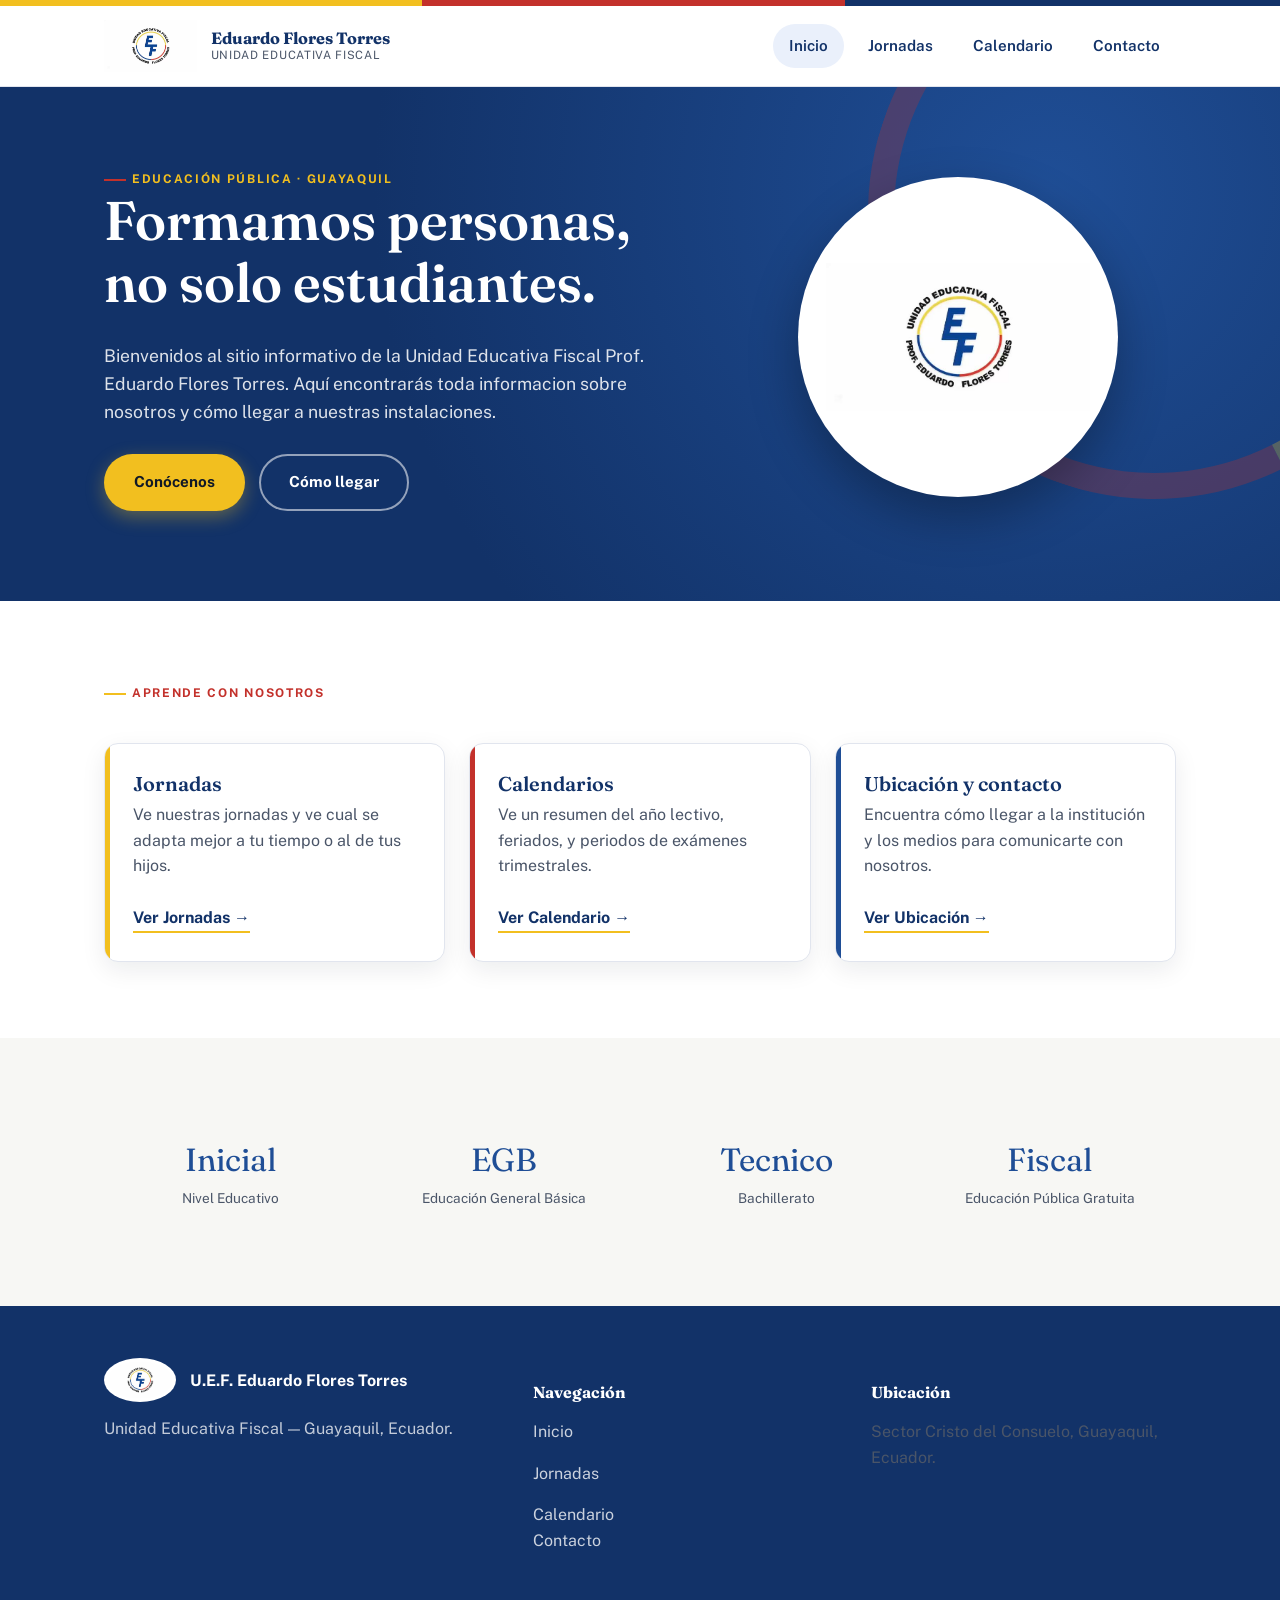
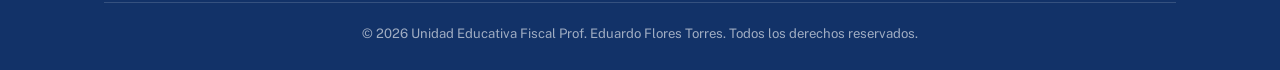
<file: index.html>
<!DOCTYPE html>
<html lang="es">
<head>
<meta charset="UTF-8">
<meta name="viewport" content="width=device-width, initial-scale=1.0">
<title>Unidad Educativa Fiscal Prof. Eduardo Flores Torres</title>
<meta name="description" content="Sitio informativo oficial de la Unidad Educativa Fiscal Prof. Eduardo Flores Torres — Guayaquil, Ecuador.">
<link rel="icon" href="img/logo.png">
<link rel="stylesheet" href="css/estilos.css">
</head>
<body>
<div class="franja"></div>

<header class="encabezado">
  <nav class="nav">
    <a href="index.html" class="marca">
      <img src="img/logo.png" alt="Escudo de la Unidad Educativa Fiscal Prof. Eduardo Flores Torres">
      <span class="texto-marca">
        <strong>Eduardo Flores Torres</strong>
        <span>Unidad Educativa Fiscal</span>
      </span>
    </a>
    <button class="boton-menu" aria-label="Abrir menú" aria-expanded="false"></button>
    <div class="nav-enlaces">
      <a href="index.html" aria-current="page">Inicio</a>
      <a href="nosotros.html">Jornadas</a>
      <a href="calendario.html">Calendario</a>
      <a href="contacto.html">Contacto</a>
    </div>
  </nav>
</header>
<main>
  <section class="heroe">
    <div class="contenedor heroe-grid">
      <div>
        <span class="eyebrow">Educación pública · Guayaquil</span>
        <h1>Formamos personas, no solo estudiantes.</h1>
        <p class="lede">Bienvenidos al sitio informativo de la Unidad Educativa Fiscal Prof. Eduardo Flores Torres. Aquí encontrarás toda informacion sobre nosotros y cómo llegar a nuestras instalaciones.</p>
        <div class="heroe-acciones">
          <a href="nosotros.html" class="boton boton-primario">Conócenos</a>
          <a href="contacto.html" class="boton boton-secundario">Cómo llegar</a>
        </div>
      </div>
      <div>
        <div class="sello-marco">
          <img src="img/logo.png" alt="">
        </div>
      </div>
    </div>
  </section>

<section class="seccion">  
  <div class="contenedor">
      <div class="seccion-cabecera">
        <span class="eyebrow">aprende con nosotros </span>
        <h2> </h2>
      </div>
      <div class="rejilla-accesos">
        <article class="tarjeta-acceso">
          <h3>Jornadas</h3>
          <p>Ve nuestras jornadas y ve cual se adapta mejor a tu tiempo o al de tus hijos.</p>
          <a class="enlace-tarjeta" href="nosotros.html#historia">Ver Jornadas →</a>
        </article>
        <article class="tarjeta-acceso">
          <h3>Calendarios</h3>
          <p>Ve un resumen del año lectivo, feriados, y periodos de exámenes trimestrales.</p>
          <a class="enlace-tarjeta" href="calendario.html">Ver Calendario →</a>
        </article>
        <article class="tarjeta-acceso">
          <h3>Ubicación y contacto</h3>
          <p>Encuentra cómo llegar a la institución y los medios para comunicarte con nosotros.</p>
          <a class="enlace-tarjeta" href="contacto.html">Ver Ubicación →</a>
        </article>
      </div>
    </div>
  </section>

  <section class="seccion seccion-alt">
    <div class="contenedor">
      <div class="valores">
        <div class="valor">
          <span class="num">Inicial</span>
          <span class="etiqueta">Nivel Educativo</span>
        </div>
        <div class="valor">
          <span class="num">EGB</span>
          <span class="etiqueta">Educación General Básica</span>
        </div>
        <div class="valor">
          <span class="num">Tecnico</span>
          <span class="etiqueta">Bachillerato</span>
        </div>
        <div class="valor">
          <span class="num">Fiscal</span>
          <span class="etiqueta">Educación Pública Gratuita</span>
        </div>
      </div>
    </div>
  </section>
</main>

<footer class="pie">
  <div class="contenedor">
    <div class="pie-grid">
      <div>
        <div class="pie-marca">
          <img src="img/logo.png" alt="">
          <strong style="color:#fff;">U.E.F. Eduardo Flores Torres</strong>
        </div>
        <p style="color:rgba(255,255,255,0.75); max-width:36ch;">Unidad Educativa Fiscal — Guayaquil, Ecuador.</p>
      </div>
      <div>
        <h4>Navegación</h4>
        <p><a href="index.html">Inicio</a></p>
        <p><a href="nosotros.html">Jornadas</a></p>
        <a href="calendario.html">Calendario</a>
        <p><a href="contacto.html">Contacto</a></p>
      </div>
      <div>
        <h4>Ubicación</h4>
        <p>Sector Cristo del Consuelo, Guayaquil, Ecuador.</p>
      </div>
    </div>
    <div class="pie-base">© <span id="anio"></span> Unidad Educativa Fiscal Prof. Eduardo Flores Torres. Todos los derechos reservados.</div>
  </div>
</footer>

<script>document.getElementById('anio').textContent = new Date().getFullYear();</script>
<script src="js/principal.js"></script>
</body>
</html>
</file>
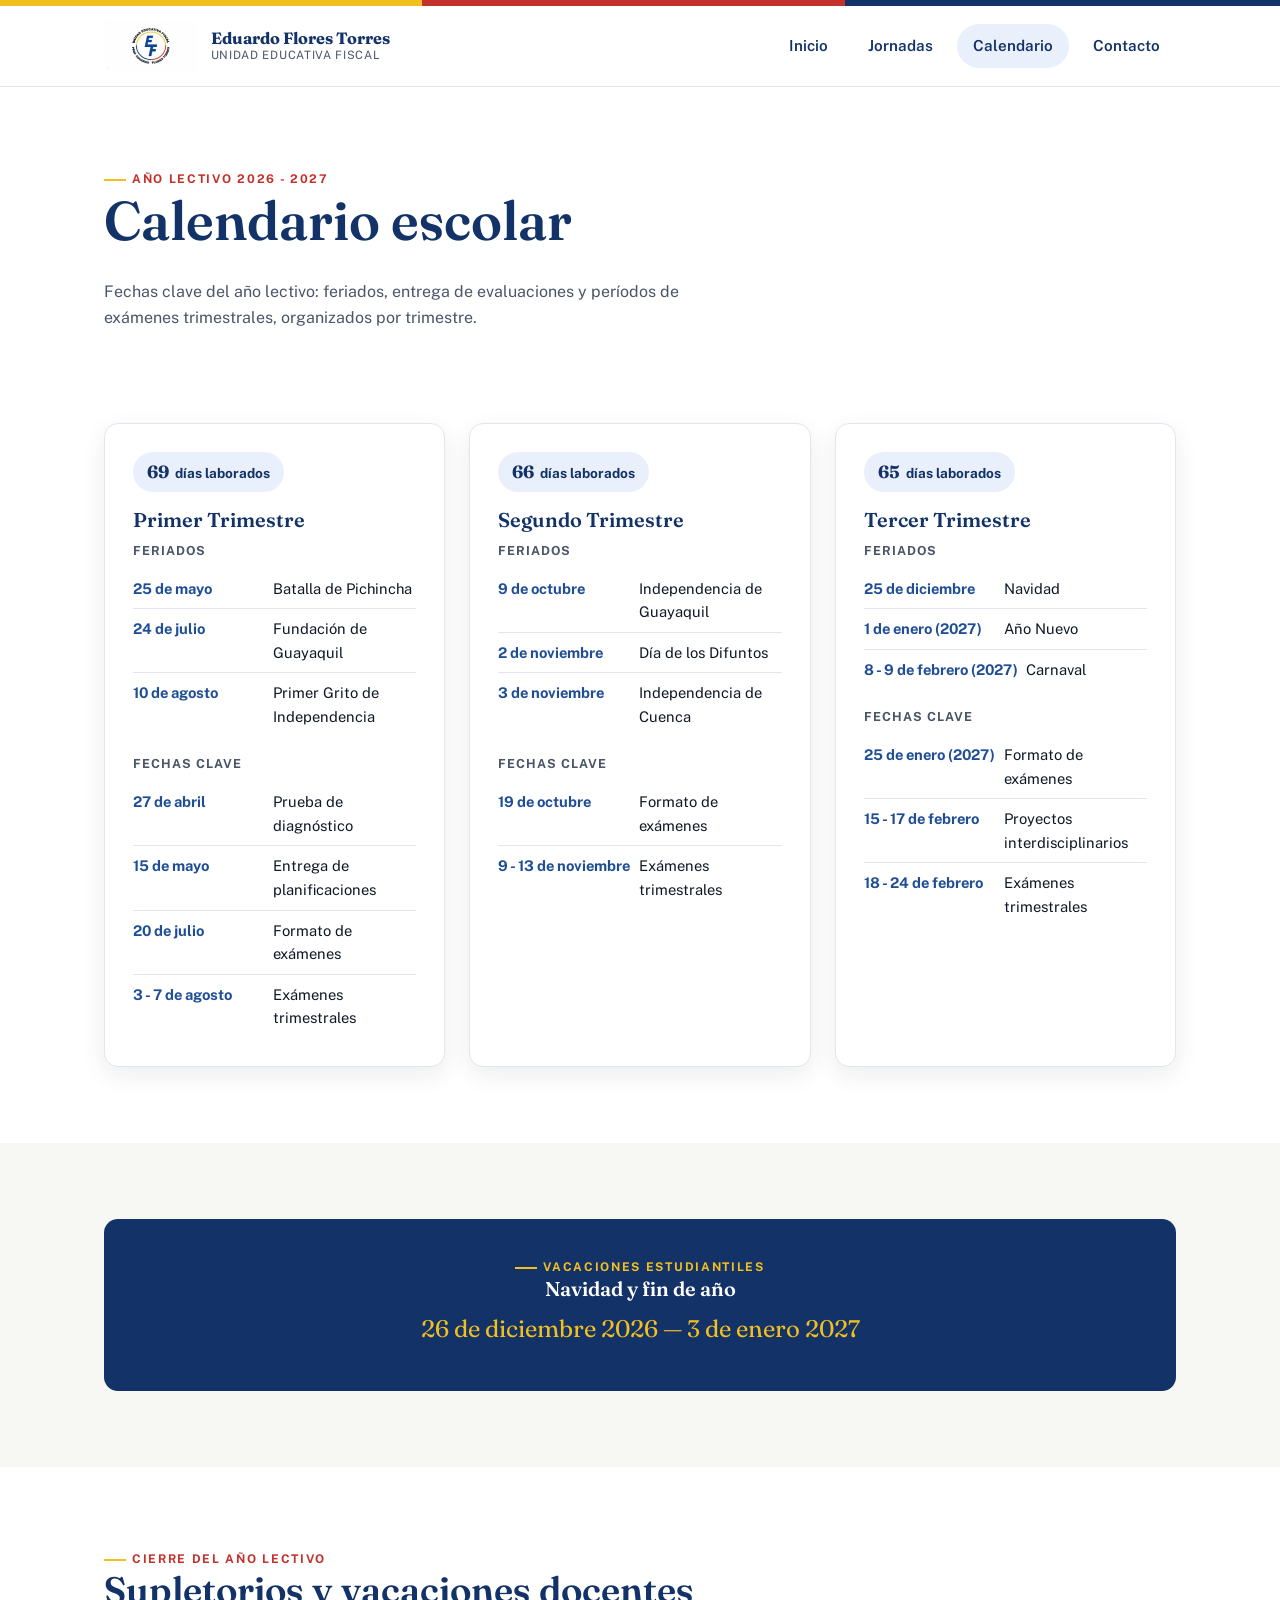
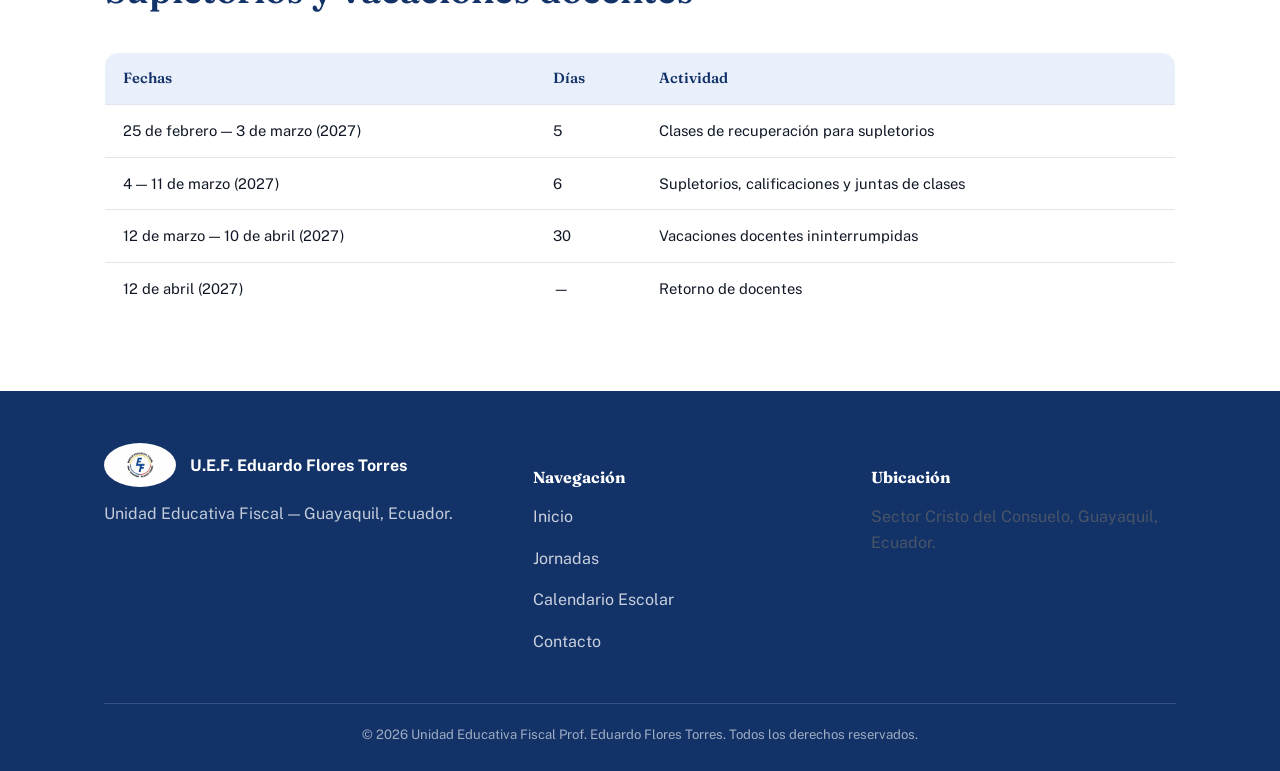
<file: calendario.html>
<!DOCTYPE html>
<html lang="es">
<head>
<meta charset="UTF-8">
<meta name="viewport" content="width=device-width, initial-scale=1.0">
<title>Calendario Escolar 2026-2027 — Unidad Educativa Fiscal Prof. Eduardo Flores Torres</title>
<meta name="description" content="Calendario escolar 2026-2027: feriados, vacaciones y fechas clave de exámenes de la Unidad Educativa Fiscal Prof. Eduardo Flores Torres.">
<link rel="icon" href="img/logo.png">
<link rel="stylesheet" href="css/estilos.css">
</head>
<body>
<div class="franja"></div>

<header class="encabezado">
  <nav class="nav">
    <a href="index.html" class="marca">
      <img src="img/logo.png" alt="Escudo de la Unidad Educativa Fiscal Prof. Eduardo Flores Torres">
      <span class="texto-marca">
        <strong>Eduardo Flores Torres</strong>
        <span>Unidad Educativa Fiscal</span>
      </span>
    </a>
    <button class="boton-menu" aria-label="Abrir menú" aria-expanded="false"></button>
    <div class="nav-enlaces">
      <a href="index.html">Inicio</a>
      <a href="nosotros.html">Jornadas</a>
      <a href="calendario.html" aria-current="page">Calendario</a>
      <a href="contacto.html">Contacto</a>
    </div>
  </nav>
</header>

<main>
  <section class="seccion" style="padding-bottom:0;">
    <div class="contenedor">
      <span class="eyebrow">Año lectivo 2026 - 2027</span>
      <h1>Calendario escolar</h1>
      <p style="max-width:60ch;">Fechas clave del año lectivo: feriados, entrega de evaluaciones y períodos de exámenes trimestrales, organizados por trimestre.</p>
    </div>
  </section>

  <section class="seccion">
    <div class="contenedor">
      <div class="rejilla-trimestres">
        <article class="tarjeta-trimestre">
          <span class="dias-laborados"><strong>69</strong> días laborados</span>
          <h3>Primer Trimestre</h3>
          <h4>Feriados</h4>
          <ul class="lista-fechas">
            <li><span class="fecha">25 de mayo</span> Batalla de Pichincha</li>
            <li><span class="fecha">24 de julio</span> Fundación de Guayaquil</li>
            <li><span class="fecha">10 de agosto</span> Primer Grito de Independencia</li>
          </ul>
          <h4>Fechas clave</h4>
          <ul class="lista-fechas">
            <li><span class="fecha">27 de abril</span> Prueba de diagnóstico</li>
            <li><span class="fecha">15 de mayo</span> Entrega de planificaciones</li>
            <li><span class="fecha">20 de julio</span> Formato de exámenes</li>
            <li><span class="fecha">3 - 7 de agosto</span> Exámenes trimestrales</li>
          </ul>
        </article>

        <article class="tarjeta-trimestre">
          <span class="dias-laborados"><strong>66</strong> días laborados</span>
          <h3>Segundo Trimestre</h3>
          <h4>Feriados</h4>
          <ul class="lista-fechas">
            <li><span class="fecha">9 de octubre</span> Independencia de Guayaquil</li>
            <li><span class="fecha">2 de noviembre</span> Día de los Difuntos</li>
            <li><span class="fecha">3 de noviembre</span> Independencia de Cuenca</li>
          </ul>
          <h4>Fechas clave</h4>
          <ul class="lista-fechas">
            <li><span class="fecha">19 de octubre</span> Formato de exámenes</li>
            <li><span class="fecha">9 - 13 de noviembre</span> Exámenes trimestrales</li>
          </ul>
        </article>

        <article class="tarjeta-trimestre">
          <span class="dias-laborados"><strong>65</strong> días laborados</span>
          <h3>Tercer Trimestre</h3>
          <h4>Feriados</h4>
          <ul class="lista-fechas">
            <li><span class="fecha">25 de diciembre</span> Navidad</li>
            <li><span class="fecha">1 de enero (2027)</span> Año Nuevo</li>
            <li><span class="fecha">8 - 9 de febrero (2027)</span> Carnaval</li>
          </ul>
          <h4>Fechas clave</h4>
          <ul class="lista-fechas">
            <li><span class="fecha">25 de enero (2027)</span> Formato de exámenes</li>
            <li><span class="fecha">15 - 17 de febrero</span> Proyectos interdisciplinarios</li>
            <li><span class="fecha">18 - 24 de febrero</span> Exámenes trimestrales</li>
          </ul>
        </article>
      </div>
    </div>
  </section>

  <section class="seccion seccion-alt">
    <div class="contenedor">
<div class="tarjeta-vacaciones">
  <span class="eyebrow" style="color:var(--amarillo);">Vacaciones estudiantiles</span>
  <h3>Navidad y fin de año</h3>
  <span class="rango">26 de diciembre 2026 — 3 de enero 2027</span>
</div>
    </section>

  <section class="seccion">
    <div class="contenedor">
      <div class="seccion-cabecera">
        <span class="eyebrow">Cierre del año lectivo</span>
        <h2>Supletorios y vacaciones docentes</h2>
      </div>
      <table class="tabla-supletorios">
        <thead>
          <tr>
            <th>Fechas</th>
            <th>Días</th>
            <th>Actividad</th>
          </tr>
        </thead>
        <tbody>
          <tr>
            <td>25 de febrero — 3 de marzo (2027)</td>
            <td>5</td>
            <td>Clases de recuperación para supletorios</td>
          </tr>
          <tr>
            <td>4 — 11 de marzo (2027)</td>
            <td>6</td>
            <td>Supletorios, calificaciones y juntas de clases</td>
          </tr>
          <tr>
            <td>12 de marzo — 10 de abril (2027)</td>
            <td>30</td>
            <td>Vacaciones docentes ininterrumpidas</td>
          </tr>
          <tr>
            <td>12 de abril (2027)</td>
            <td>—</td>
            <td>Retorno de docentes</td>
          </tr>
        </tbody>
      </table>
    </div>
  </section>
</main>

<footer class="pie">
  <div class="contenedor">
    <div class="pie-grid">
      <div>
        <div class="pie-marca">
          <img src="img/logo.png" alt="">
          <strong style="color:#fff;">U.E.F. Eduardo Flores Torres</strong>
        </div>
        <p style="color:rgba(255,255,255,0.75); max-width:36ch;">Unidad Educativa Fiscal — Guayaquil, Ecuador.</p>
      </div>
      <div>
        <h4>Navegación</h4>
        <p><a href="index.html">Inicio</a></p>
        <p><a href="nosotros.html">Jornadas</a></p>
        <p><a href="calendario.html">Calendario Escolar</a></p>
        <p><a href="contacto.html">Contacto</a></p>
      </div>
      <div>
        <h4>Ubicación</h4>
        <p>Sector Cristo del Consuelo, Guayaquil, Ecuador.</p>
      </div>
    </div>
    <div class="pie-base">© <span id="anio"></span> Unidad Educativa Fiscal Prof. Eduardo Flores Torres. Todos los derechos reservados.</div>
  </div>
</footer>

<script>document.getElementById('anio').textContent = new Date().getFullYear();</script>
<script src="js/principal.js"></script>
</body>
</html>
</file>
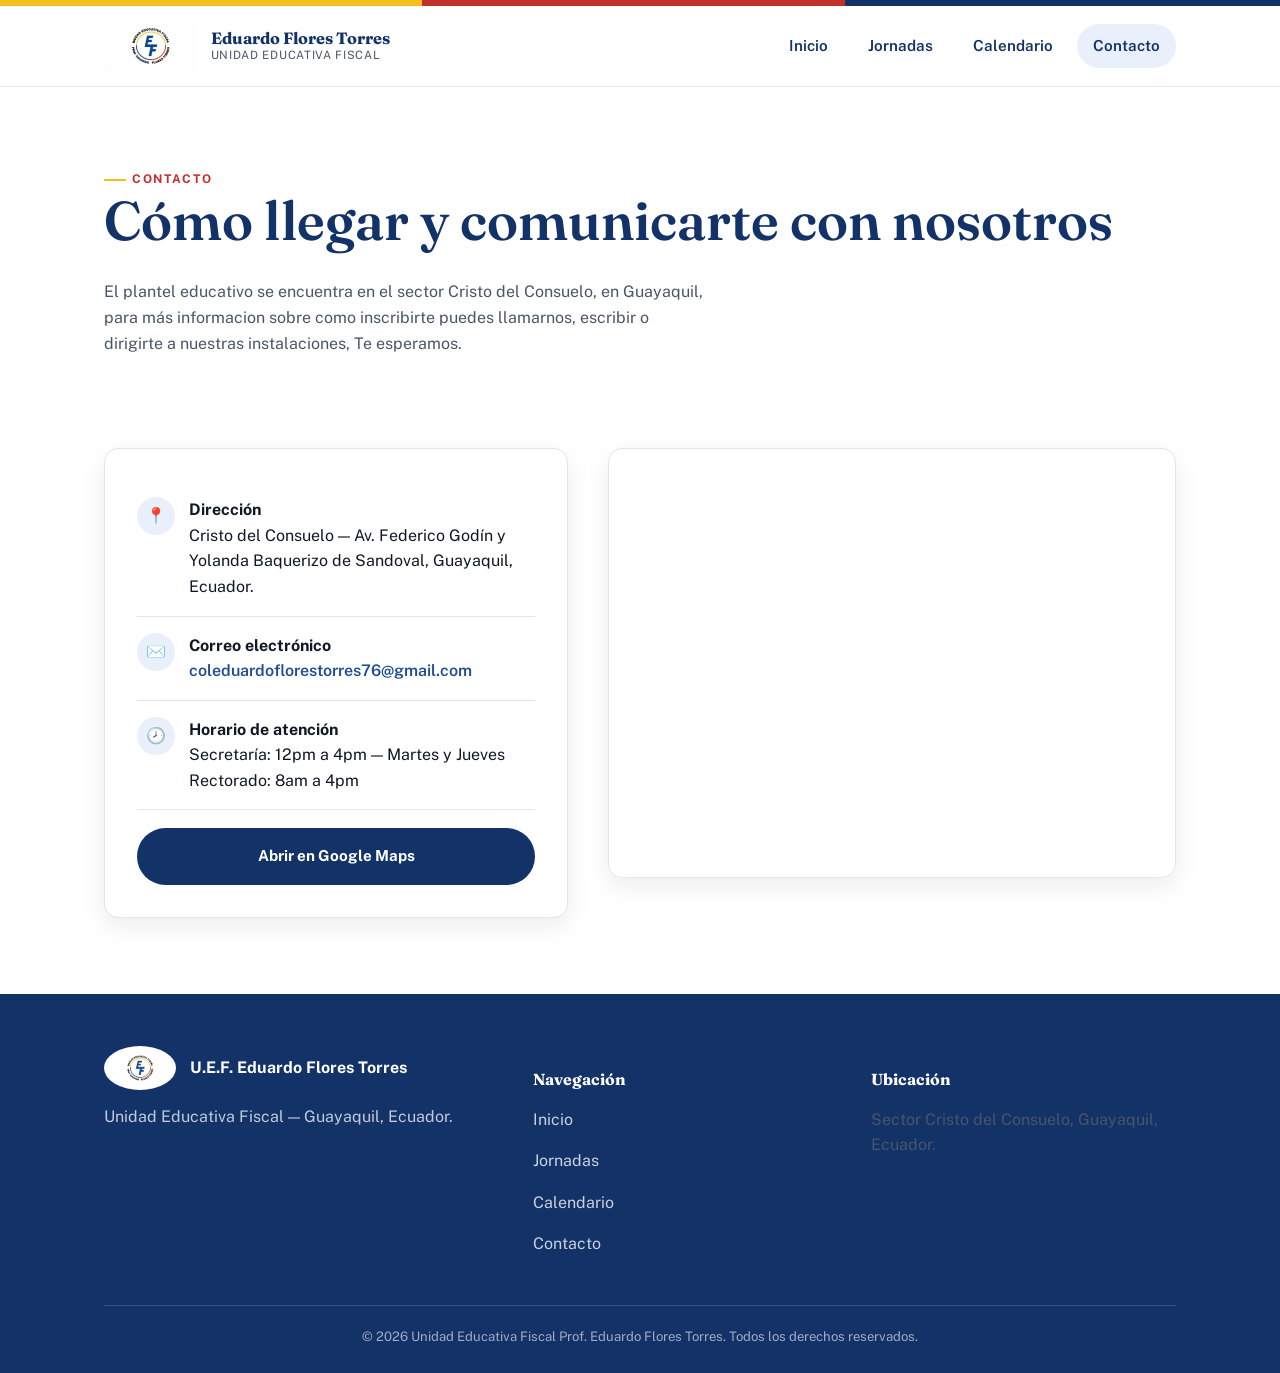
<file: contacto.html>
<!DOCTYPE html>
<html lang="es">
<head>
<meta charset="UTF-8">
<meta name="viewport" content="width=device-width, initial-scale=1.0">
<title>Contacto — Unidad Educativa Fiscal Prof. Eduardo Flores Torres</title>
<meta name="description" content="Ubicación y datos de contacto de la Unidad Educativa Fiscal Prof. Eduardo Flores Torres, Guayaquil.">
<link rel="icon" href="img/logo.png">
<link rel="stylesheet" href="css/estilos.css">
</head>
<body>
<div class="franja"></div>

<header class="encabezado">
  <nav class="nav">
    <a href="index.html" class="marca">
      <img src="img/logo.png" alt="Escudo de la Unidad Educativa Fiscal Prof. Eduardo Flores Torres">
      <span class="texto-marca">
        <strong>Eduardo Flores Torres</strong>
        <span>Unidad Educativa Fiscal</span>
      </span>
    </a>
    <button class="boton-menu" aria-label="Abrir menú" aria-expanded="false"></button>
    <div class="nav-enlaces">
      <a href="index.html">Inicio</a>
      <a href="nosotros.html">Jornadas</a>
      <a href="calendario.html">Calendario</a>
      <a href="contacto.html" aria-current="page">Contacto</a>
    </div>
  </nav>
</header>

<main>
  <section class="seccion" style="padding-bottom:0;">
    <div class="contenedor">
      <span class="eyebrow">Contacto</span>
      <h1>Cómo llegar y comunicarte con nosotros</h1>
      <p style="max-width:60ch;">El plantel educativo se encuentra en el sector Cristo del Consuelo, en Guayaquil, para más informacion sobre como inscribirte puedes llamarnos, escribir o dirigirte a nuestras instalaciones, Te esperamos.</p>
    </div>
  </section>

  <section class="seccion">
    <div class="contenedor contacto-layout">
      <div class="ficha-contacto">
        <div class="linea-dato">
          <span class="icono">📍</span>
          <div>
            <strong>Dirección</strong>
            <span>Cristo del Consuelo — Av. Federico Godín y Yolanda Baquerizo de Sandoval, Guayaquil, Ecuador.</span>
          </div>
        </div>
        <div class="linea-dato">
          <span class="icono">✉️</span>
          <div>
            <strong>Correo electrónico</strong>
            <span><a href="mailto:coleduardoflorestorres76@gmail.com">coleduardoflorestorres76@gmail.com</a></span>
          </div>
        </div>
        <div class="linea-dato">
          <span class="icono">🕗</span>
          <div>
            <strong>Horario de atención</strong>
            <span>
              Secretaría: 12pm a 4pm — Martes y Jueves<br>
              Rectorado: 8am a 4pm
            </span>
          </div>
        </div>
        <a href="https://maps.app.goo.gl/AgtKEG7JvPJTLotR9?g_st=ic" target="_blank" rel="noopener" class="boton boton-oscuro" style="margin-top:18px; width:100%;">Abrir en Google Maps</a>
      </div>

      <div class="mapa-envoltorio">
        <iframe
          src="https://www.google.com/maps?q=Unidad%20Educativa%20Fiscal%20Prof%20Eduardo%20Flores%20Torres%2C%20Guayaquil%2C%20Ecuador&output=embed"
          loading="lazy"
          referrerpolicy="no-referrer-when-downgrade"
          title="Mapa de ubicación de la Unidad Educativa Fiscal Prof. Eduardo Flores Torres">
        </iframe>
      </div>
    </div>
  </section>
</main>

<footer class="pie">
  <div class="contenedor">
    <div class="pie-grid">
      <div>
        <div class="pie-marca">
          <img src="img/logo.png" alt="">
          <strong style="color:#fff;">U.E.F. Eduardo Flores Torres</strong>
        </div>
        <p style="color:rgba(255,255,255,0.75); max-width:36ch;">Unidad Educativa Fiscal — Guayaquil, Ecuador.</p>
      </div>
      <div>
        <h4>Navegación</h4>
        <p><a href="index.html">Inicio</a></p>
        <p><a href="nosotros.html">Jornadas</a></p>
        <p><a href="calendario.html">Calendario</a></p>
        <p><a href="contacto.html">Contacto</a></p>
      </div>
      <div>
        <h4>Ubicación</h4>
        <p>Sector Cristo del Consuelo, Guayaquil, Ecuador.</p>
      </div>
    </div>
    <div class="pie-base">© <span id="anio"></span> Unidad Educativa Fiscal Prof. Eduardo Flores Torres. Todos los derechos reservados.</div>
  </div>
</footer>

<script>document.getElementById('anio').textContent = new Date().getFullYear();</script>
<script src="js/principal.js"></script>
</body>
</html>
</file>
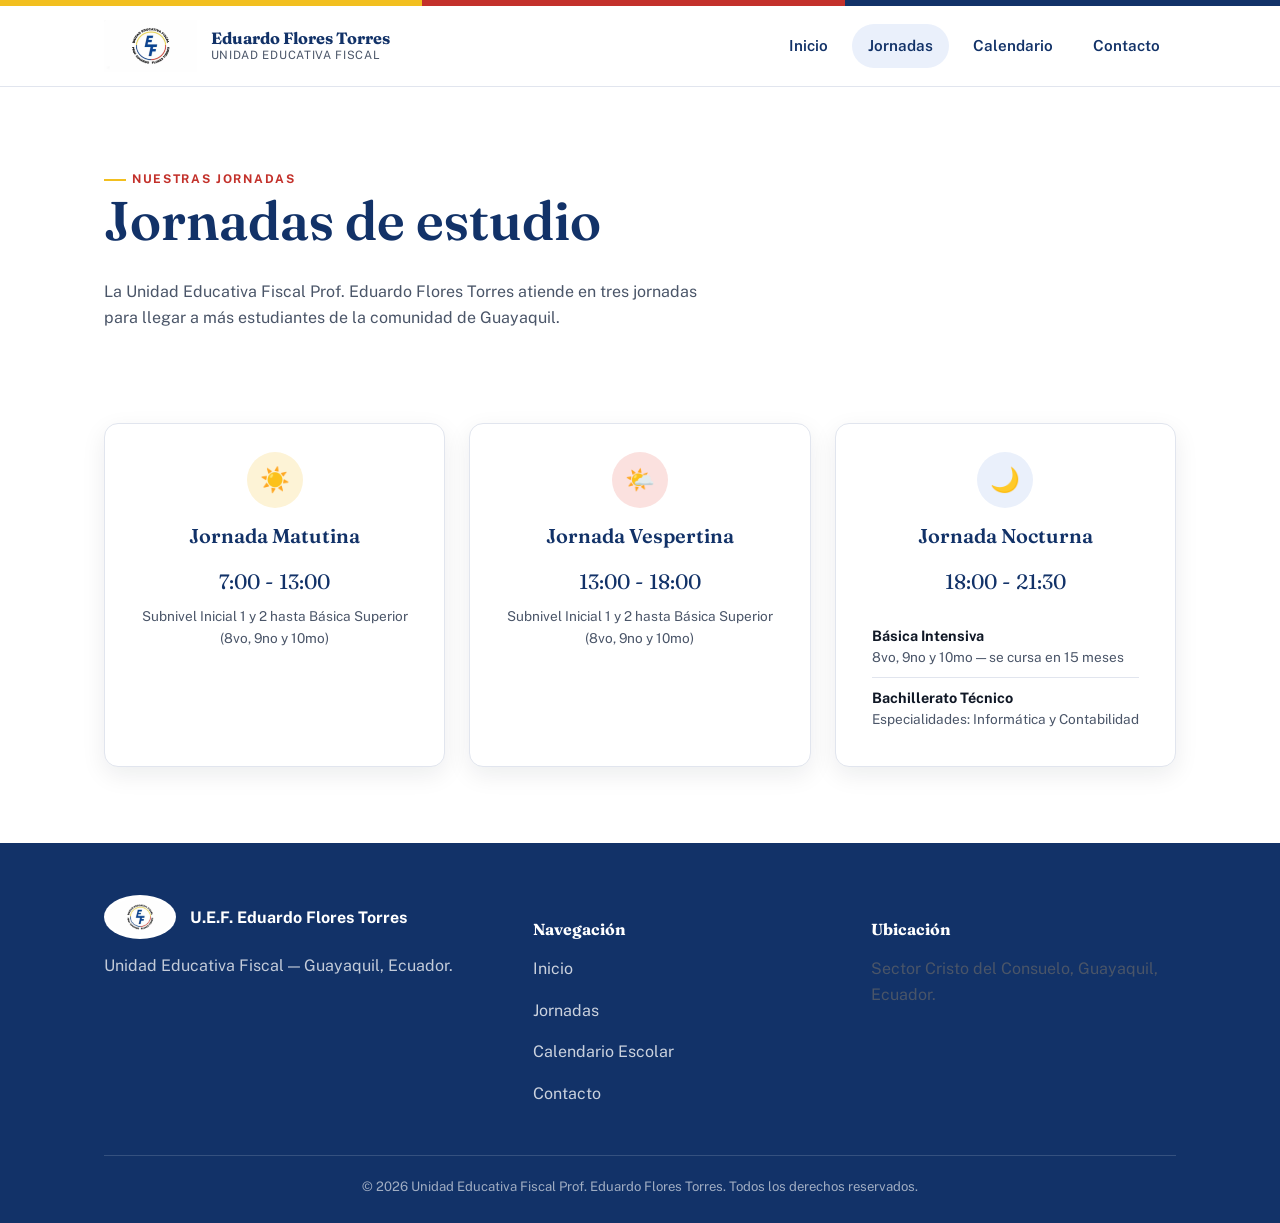
<file: nosotros.html>
<!DOCTYPE html>
<html lang="es">
<head>
<meta charset="UTF-8">
<meta name="viewport" content="width=device-width, initial-scale=1.0">
<title>Jornadas — Unidad Educativa Fiscal Prof. Eduardo Flores Torres</title>
<meta name="description" content="Jornadas Matutina, Vespertina y Nocturna de la Unidad Educativa Fiscal Prof. Eduardo Flores Torres.">
<link rel="icon" href="img/logo.png">
<link rel="stylesheet" href="css/estilos.css">
</head>
<body>
<div class="franja"></div>

<header class="encabezado">
  <nav class="nav">
    <a href="index.html" class="marca">
      <img src="img/logo.png" alt="Escudo de la Unidad Educativa Fiscal Prof. Eduardo Flores Torres">
      <span class="texto-marca">
        <strong>Eduardo Flores Torres</strong>
        <span>Unidad Educativa Fiscal</span>
      </span>
    </a>
    <button class="boton-menu" aria-label="Abrir menú" aria-expanded="false"></button>
    <div class="nav-enlaces">
      <a href="index.html">Inicio</a>
      <a href="nosotros.html" aria-current="page">Jornadas</a>
      <a href="calendario.html">Calendario</a>
      <a href="contacto.html">Contacto</a>
    </div>
  </nav>
</header>

<main>
  <section class="seccion" style="padding-bottom:0;">
    <div class="contenedor">
      <span class="eyebrow">Nuestras jornadas</span>
      <h1>Jornadas de estudio</h1>
      <p style="max-width:60ch;">La Unidad Educativa Fiscal Prof. Eduardo Flores Torres atiende en tres jornadas para llegar a más estudiantes de la comunidad de Guayaquil.</p>
    </div>
  </section>

  <section class="seccion" id="jornadas">
    <div class="contenedor">
      <div class="rejilla-jornadas">
        <article class="tarjeta-jornada matutina">
          <span class="icono-jornada">☀️</span>
          <h3>Jornada Matutina</h3>
          <span class="horario">7:00 - 13:00</span>
          <span class="niveles">Subnivel Inicial 1 y 2 hasta Básica Superior (8vo, 9no y 10mo)</span>
        </article>
        <article class="tarjeta-jornada vespertina">
          <span class="icono-jornada">🌤️</span>
          <h3>Jornada Vespertina</h3>
          <span class="horario">13:00 - 18:00</span>
          <span class="niveles">Subnivel Inicial 1 y 2 hasta Básica Superior (8vo, 9no y 10mo)</span>
        </article>
        <article class="tarjeta-jornada nocturna">
          <span class="icono-jornada">🌙</span>
          <h3>Jornada Nocturna</h3>
          <span class="horario">18:00 - 21:30</span>
          <ul class="lista-programas">
            <li>
              <strong>Básica Intensiva</strong>
              8vo, 9no y 10mo — se cursa en 15 meses
            </li>
            <li>
              <strong>Bachillerato Técnico</strong>
              Especialidades: Informática y Contabilidad
            </li>
          </ul>
        </article>
      </div>
    </div>
  </section>
</main>

<footer class="pie">
  <div class="contenedor">
    <div class="pie-grid">
      <div>
        <div class="pie-marca">
          <img src="img/logo.png" alt="">
          <strong style="color:#fff;">U.E.F. Eduardo Flores Torres</strong>
        </div>
        <p style="color:rgba(255,255,255,0.75); max-width:36ch;">Unidad Educativa Fiscal — Guayaquil, Ecuador.</p>
      </div>
      <div>
        <h4>Navegación</h4>
        <p><a href="index.html">Inicio</a></p>
        <p><a href="nosotros.html">Jornadas</a></p>
        <p><a href="calendario.html">Calendario Escolar</a></p>
        <p><a href="contacto.html">Contacto</a></p>
      </div>
      <div>
        <h4>Ubicación</h4>
        <p>Sector Cristo del Consuelo, Guayaquil, Ecuador.</p>
      </div>
    </div>
    <div class="pie-base">© <span id="anio"></span> Unidad Educativa Fiscal Prof. Eduardo Flores Torres. Todos los derechos reservados.</div>
  </div>
</footer>

<script>document.getElementById('anio').textContent = new Date().getFullYear();</script>
<script src="js/principal.js"></script>
</body>
</html>
</file>
<file: css/estilos.css>
/* ============================================================
   UNIDAD EDUCATIVA FISCAL PROF. EDUARDO FLORES TORRES
   Sistema de diseño
   ============================================================ */

@import url('https://fonts.googleapis.com/css2?family=Fraunces:opsz,wght@9..144,400;9..144,500;9..144,600;9..144,700&family=Public+Sans:wght@400;500;600;700;800&display=swap');

:root{
  /* Paleta — tomada del sello institucional */
  --azul-profundo:#123268;
  --azul-medio:#1F4E96;
  --azul-claro:#EAF0FB;
  --amarillo:#F2BF1F;
  --rojo:#C3312B;
  --blanco:#FFFFFF;
  --crema:#F7F7F4;
  --tinta:#101826;
  --tinta-suave:#4A5568;
  --borde:#E1E5EE;

  --fuente-titulo:'Fraunces', Georgia, serif;
  --fuente-texto:'Public Sans', -apple-system, Segoe UI, sans-serif;

  --radio:14px;
  --sombra: 0 8px 24px rgba(16,24,38,0.08);
  --contenedor: 1120px;
}

*{box-sizing:border-box;}
html{scroll-behavior:smooth;}
body{
  margin:0;
  font-family:var(--fuente-texto);
  color:var(--tinta);
  background:var(--blanco);
  line-height:1.6;
  -webkit-font-smoothing:antialiased;
}
img{max-width:100%;display:block;}
a{color:inherit;text-decoration:none;}
.contenedor{
  max-width:var(--contenedor);
  margin:0 auto;
  padding:0 24px;
}
h1,h2,h3{
  font-family:var(--fuente-titulo);
  color:var(--azul-profundo);
  line-height:1.15;
  margin:0 0 .5em;
}
h1{font-size:clamp(2.1rem,5vw,3.4rem); font-weight:600;}
h2{font-size:clamp(1.6rem,3.4vw,2.3rem); font-weight:600;}
h3{font-size:1.25rem; font-weight:600;}
p{margin:0 0 1em; color:var(--tinta-suave);}
.eyebrow{
  font-family:var(--fuente-texto);
  text-transform:uppercase;
  letter-spacing:.14em;
  font-size:.75rem;
  font-weight:700;
  color:var(--rojo);
  display:inline-flex;
  align-items:center;
  gap:.5em;
}
.eyebrow::before{
  content:"";
  width:22px; height:2px;
  background:var(--amarillo);
  display:inline-block;
}

:focus-visible{
  outline:3px solid var(--amarillo);
  outline-offset:2px;
}

/* ---------- Barra franja tricolor (motivo del sello) ---------- */
.franja{
  height:6px;
  background:linear-gradient(90deg,
    var(--amarillo) 0 33%,
    var(--rojo) 33% 66%,
    var(--azul-profundo) 66% 100%);
}

/* ---------- Encabezado / navegación ---------- */
header.encabezado{
  position:sticky; top:0; z-index:50;
  background:var(--blanco);
  border-bottom:1px solid var(--borde);
}
.nav{
  display:flex; align-items:center; justify-content:space-between;
  padding:14px 24px;
  max-width:var(--contenedor);
  margin:0 auto;
}
.marca{
  display:flex; align-items:center; gap:14px;
}
.marca img{
  height:52px; width:auto;
}
.marca .texto-marca{
  display:flex; flex-direction:column; line-height:1.2;
}
.marca .texto-marca strong{
  font-family:var(--fuente-titulo);
  font-size:1.02rem;
  color:var(--azul-profundo);
}
.marca .texto-marca span{
  font-size:.72rem;
  letter-spacing:.06em;
  text-transform:uppercase;
  color:var(--tinta-suave);
}
.nav-enlaces{
  display:flex; gap:8px; align-items:center;
}
.nav-enlaces a{
  padding:10px 16px;
  border-radius:999px;
  font-weight:600;
  font-size:.95rem;
  color:var(--azul-profundo);
  transition:background .15s ease;
}
.nav-enlaces a:hover, .nav-enlaces a[aria-current="page"]{
  background:var(--azul-claro);
}
.boton-menu{
  display:none;
  background:none; border:none; cursor:pointer;
  padding:8px;
}
.boton-menu span, .boton-menu::before, .boton-menu::after{
  display:block; width:24px; height:2.5px; background:var(--azul-profundo);
  margin:5px 0; content:"";
}

/* ---------- Botones ---------- */
.boton{
  display:inline-flex; align-items:center; justify-content:center;
  gap:.5em;
  padding:14px 28px;
  border-radius:999px;
  font-weight:700;
  font-size:.95rem;
  border:2px solid transparent;
  cursor:pointer;
  transition:transform .15s ease, box-shadow .15s ease;
}
.boton:hover{ transform:translateY(-2px); }
.boton-primario{
  background:var(--amarillo);
  color:var(--tinta);
  box-shadow:0 6px 18px rgba(242,191,31,0.35);
}
.boton-secundario{
  background:transparent;
  border-color:rgba(255,255,255,0.55);
  color:var(--blanco);
}
.boton-secundario:hover{ background:rgba(255,255,255,0.12); }
.boton-oscuro{
  background:var(--azul-profundo);
  color:var(--blanco);
}

/* ---------- Héroe ---------- */
.heroe{
  position:relative;
  background:radial-gradient(circle at 82% 20%, var(--azul-medio), var(--azul-profundo) 60%);
  color:var(--blanco);
  overflow:hidden;
  padding:76px 0 90px;
}
.heroe::before{
  /* anillo del sello, agrandado como marca de agua */
  content:"";
  position:absolute;
  right:-160px; top:-160px;
  width:520px; height:520px;
  border-radius:50%;
  border:26px solid transparent;
  border-top-color:var(--amarillo);
  border-right-color:var(--amarillo);
  border-bottom-color:var(--rojo);
  border-left-color:var(--rojo);
  opacity:.28;
  transform:rotate(18deg);
}
.heroe-grid{
  position:relative; z-index:1;
  display:grid;
  grid-template-columns:1.15fr .85fr;
  gap:48px;
  align-items:center;
}
.heroe .eyebrow{ color:var(--amarillo); }
.heroe .eyebrow::before{ background:var(--rojo); }
.heroe h1{ color:var(--blanco); }
.heroe p.lede{
  color:rgba(255,255,255,0.86);
  font-size:1.1rem;
  max-width:52ch;
}
.heroe-acciones{
  display:flex; gap:14px; flex-wrap:wrap;
  margin-top:28px;
}
.sello-marco{
  position:relative;
  width:min(320px, 100%);
  margin:0 auto;
  aspect-ratio:1;
  border-radius:50%;
  background:var(--blanco);
  display:flex; align-items:center; justify-content:center;
  padding:28px;
  box-shadow:0 20px 50px rgba(0,0,0,0.3);
}
.sello-marco img{ width:100%; }

/* ---------- Secciones ---------- */
.seccion{ padding:76px 0; }
.seccion-alt{ background:var(--crema); }
.seccion-cabecera{
  max-width:640px;
  margin:0 0 40px;
}

/* Tarjetas de accesos rápidos (home) */
.rejilla-accesos{
  display:grid;
  grid-template-columns:repeat(3,1fr);
  gap:24px;
}
.tarjeta-acceso{
  background:var(--blanco);
  border:1px solid var(--borde);
  border-radius:var(--radio);
  padding:28px;
  box-shadow:var(--sombra);
  position:relative;
  overflow:hidden;
}
.tarjeta-acceso::after{
  content:"";
  position:absolute; left:0; top:0; bottom:0;
  width:5px;
  background:var(--amarillo);
}
.tarjeta-acceso:nth-child(2)::after{ background:var(--rojo); }
.tarjeta-acceso:nth-child(3)::after{ background:var(--azul-medio); }
.tarjeta-acceso h3{ margin-bottom:.35em; }
.tarjeta-acceso a.enlace-tarjeta{
  display:inline-block; margin-top:10px;
  font-weight:700; color:var(--azul-profundo);
  border-bottom:2px solid var(--amarillo);
}

/* Franja de identidad / valores */
.valores{
  display:grid;
  grid-template-columns:repeat(4,1fr);
  gap:20px;
}
.valor{
  text-align:center;
  padding:20px 10px;
}
.valor .num{
  font-family:var(--fuente-titulo);
  font-size:2rem;
  color:var(--azul-medio);
  display:block;
}
.valor span.etiqueta{
  font-size:.85rem; color:var(--tinta-suave);
}

/* ---------- Página Nosotros: Historia ---------- */
.historia-layout{
  display:grid;
  grid-template-columns:1fr 1fr;
  gap:56px;
  align-items:center;
}
.marco-anillo{
  position:relative;
  border-radius:50%;
  aspect-ratio:1;
  padding:18px;
  background:conic-gradient(from 90deg, var(--amarillo) 0 50%, var(--rojo) 50% 100%);
}
.marco-anillo .interior{
  background:var(--blanco);
  border-radius:50%;
  width:100%; height:100%;
  display:flex; align-items:center; justify-content:center;
  overflow:hidden;
}
.marco-anillo .interior img{
  width:78%;
}

/* ---------- Jornadas ---------- */
.rejilla-jornadas{
  display:grid;
  grid-template-columns:repeat(3,1fr);
  gap:24px;
}
.tarjeta-jornada{
  background:var(--blanco);
  border:1px solid var(--borde);
  border-radius:var(--radio);
  padding:28px;
  box-shadow:var(--sombra);
  text-align:center;
  display:flex;
  flex-direction:column;
  align-items:center;
}
.tarjeta-jornada .icono-jornada{
  width:56px; height:56px;
  margin:0 auto 16px;
  border-radius:50%;
  display:flex; align-items:center; justify-content:center;
  font-size:1.5rem;
  background:var(--azul-claro);
}
.tarjeta-jornada.matutina .icono-jornada{ background:#FDF3D6; }
.tarjeta-jornada.vespertina .icono-jornada{ background:#FBE1DF; }
.tarjeta-jornada.nocturna .icono-jornada{ background:var(--azul-claro); }
.tarjeta-jornada h3{ margin-bottom:4px; }
.tarjeta-jornada .horario{
  display:block;
  font-family:var(--fuente-titulo);
  font-size:1.3rem;
  color:var(--azul-profundo);
  margin:14px 0 8px;
}
.tarjeta-jornada .horario.pendiente{
  font-family:var(--fuente-texto);
  font-size:.95rem;
  font-style:italic;
  color:var(--tinta-suave);
}
.tarjeta-jornada .niveles{
  font-size:.85rem;
  color:var(--tinta-suave);
}
.tarjeta-jornada .lista-programas{
  list-style:none;
  padding:0; margin:10px 0 0;
  text-align:left;
  font-size:.85rem;
  color:var(--tinta-suave);
}
.tarjeta-jornada .lista-programas li{
  padding:8px 0;
  border-top:1px solid var(--borde);
}
.tarjeta-jornada .lista-programas li:first-child{ border-top:none; }
.tarjeta-jornada .lista-programas strong{
  display:block;
  color:var(--tinta);
  font-size:.9rem;
}

/* Misión / Visión */
.par-mv{
  display:grid;
  grid-template-columns:1fr 1fr;
  gap:28px;
}
.tarjeta-mv{
  border-radius:var(--radio);
  padding:36px;
  position:relative;
}
.tarjeta-mv.mision{ background:var(--azul-profundo); color:var(--blanco); }
.tarjeta-mv.vision{ background:var(--azul-claro); color:var(--tinta); }
.tarjeta-mv .eyebrow{ margin-bottom:.6em; }
.tarjeta-mv.mision .eyebrow{ color:var(--amarillo); }
.tarjeta-mv.mision .eyebrow::before{ background:var(--rojo); }
.tarjeta-mv.mision h2{ color:var(--blanco); }
.tarjeta-mv.mision p{ color:rgba(255,255,255,0.86); }
.tarjeta-mv .marca-circulo{
  position:absolute; top:28px; right:28px;
  width:42px; height:42px;
  border-radius:50%;
  border:3px solid var(--amarillo);
  border-right-color:var(--rojo);
  border-bottom-color:var(--rojo);
}

/* ---------- Contacto ---------- */
.contacto-layout{
  display:grid;
  grid-template-columns:.9fr 1.1fr;
  gap:40px;
  align-items:start;
}
.ficha-contacto{
  background:var(--blanco);
  border:1px solid var(--borde);
  border-radius:var(--radio);
  padding:32px;
  box-shadow:var(--sombra);
}
.linea-dato{
  display:flex; gap:14px;
  padding:16px 0;
  border-bottom:1px solid var(--borde);
}
.linea-dato:last-child{ border-bottom:none; }
.linea-dato .icono{
  width:38px; height:38px; border-radius:50%;
  background:var(--azul-claro);
  display:flex; align-items:center; justify-content:center;
  flex-shrink:0;
  color:var(--azul-profundo);
  font-weight:700;
}
.linea-dato strong{ display:block; color:var(--tinta); }
.linea-dato a{
  color:var(--azul-medio);
  font-weight:600;
  border-bottom:1px solid transparent;
}
.linea-dato a:hover{ border-bottom-color:var(--azul-medio); }
.linea-dato .pendiente{
  color:var(--tinta-suave); font-style:italic; font-size:.92rem;
}
.mapa-envoltorio{
  border-radius:var(--radio);
  overflow:hidden;
  border:1px solid var(--borde);
  box-shadow:var(--sombra);
}
.mapa-envoltorio iframe{
  width:100%; height:100%; min-height:420px; border:0;
}

/* ---------- Pie de página ---------- */
footer.pie{
  background:var(--azul-profundo);
  color:rgba(255,255,255,0.82);
  padding:52px 0 26px;
}
.pie-grid{
  display:grid;
  grid-template-columns:1.3fr 1fr 1fr;
  gap:32px;
  margin-bottom:32px;
}
.pie h4{
  color:var(--blanco);
  font-family:var(--fuente-titulo);
  font-size:1rem;
  margin-bottom:14px;
}
.pie a{ color:rgba(255,255,255,0.78); }
.pie a:hover{ color:var(--amarillo); }
.pie-marca{
  display:flex; gap:14px; align-items:center; margin-bottom:14px;
}
.pie-marca img{ height:44px; background:var(--blanco); border-radius:50%; padding:4px; }
.pie-base{
  border-top:1px solid rgba(255,255,255,0.15);
  padding-top:20px;
  font-size:.82rem;
  text-align:center;
  color:rgba(255,255,255,0.6);
}

/* ---------- Calendario escolar ---------- */
.rejilla-trimestres{
  display:grid;
  grid-template-columns:repeat(3,1fr);
  gap:24px;
}
.tarjeta-trimestre{
  background:var(--blanco);
  border:1px solid var(--borde);
  border-radius:var(--radio);
  padding:28px;
  box-shadow:var(--sombra);
}
.tarjeta-trimestre .dias-laborados{
  display:inline-flex;
  align-items:baseline;
  gap:6px;
  background:var(--azul-claro);
  color:var(--azul-profundo);
  font-weight:700;
  padding:6px 14px;
  border-radius:999px;
  font-size:.85rem;
  margin-bottom:16px;
}
.tarjeta-trimestre .dias-laborados strong{
  font-family:var(--fuente-titulo);
  font-size:1.1rem;
}
.tarjeta-trimestre h4{
  font-size:.78rem;
  text-transform:uppercase;
  letter-spacing:.08em;
  color:var(--tinta-suave);
  margin:18px 0 8px;
}
.tarjeta-trimestre h4:first-of-type{ margin-top:0; }
.lista-fechas{
  list-style:none;
  padding:0; margin:0;
}
.lista-fechas li{
  padding:8px 0;
  border-top:1px solid var(--borde);
  font-size:.92rem;
  display:flex;
  gap:8px;
}
.lista-fechas li:first-child{ border-top:none; }
.lista-fechas .fecha{
  color:var(--azul-medio);
  font-weight:700;
  flex-shrink:0;
  min-width:9em;
}

.tarjeta-vacaciones{
  background:var(--azul-profundo);
  color:var(--blanco);
  border-radius:var(--radio);
  padding:32px;
  text-align:center;
}
.tarjeta-vacaciones h3{ color:var(--blanco); }
.tarjeta-vacaciones .rango{
  font-family:var(--fuente-titulo);
  font-size:1.5rem;
  color:var(--amarillo);
  display:block;
  margin:10px 0;
}

.tabla-supletorios{
  width:100%;
  border-collapse:collapse;
  background:var(--blanco);
  border:1px solid var(--borde);
  border-radius:var(--radio);
  overflow:hidden;
}
.tabla-supletorios th, .tabla-supletorios td{
  padding:14px 18px;
  text-align:left;
  border-bottom:1px solid var(--borde);
  font-size:.92rem;
}
.tabla-supletorios th{
  background:var(--azul-claro);
  color:var(--azul-profundo);
  font-family:var(--fuente-titulo);
  font-weight:600;
}
.tabla-supletorios tr:last-child td{ border-bottom:none; }

/* ---------- Responsivo ---------- */
@media (max-width:860px){
  .heroe-grid, .historia-layout, .par-mv, .contacto-layout, .pie-grid{
    grid-template-columns:1fr;
  }
  .heroe-grid > *:first-child{ order:2; }
  .heroe-grid > *:last-child{ order:1; }
  .rejilla-accesos{ grid-template-columns:1fr; }
  .rejilla-trimestres{ grid-template-columns:1fr; }
  .tabla-supletorios{ font-size:.85rem; }
  .lista-fechas li{ flex-direction:column; gap:2px; }
  .valores{ grid-template-columns:repeat(2,1fr); }
  .nav-enlaces{
    position:absolute; top:100%; left:0; right:0;
    background:var(--blanco);
    flex-direction:column;
    border-bottom:1px solid var(--borde);
    padding:10px 24px 18px;
    display:none;
  }
  .nav-enlaces.abierto{ display:flex; }
  .boton-menu{ display:block; }
  .seccion{ padding:52px 0; }
}

/* ============================================================
   ANIMACIONES Y GALERÃA  (pegar al final de estilos.css)
   ============================================================ */

/* ---------- ApariciÃ³n al desplazarse ---------- */
@keyframes subir{
  from{ opacity:0; transform:translateY(28px); }
  to{ opacity:1; transform:none; }
}
.reveal{ opacity:0; }
.reveal.visible{
  opacity:1;
  animation:subir .7s ease backwards;
  animation-delay:var(--retraso, 0s);
}

/* ---------- Entrada de la portada ---------- */
@keyframes entrada-portada{
  from{ opacity:0; transform:translateY(24px); }
  to{ opacity:1; transform:none; }
}
.heroe-grid > *{ animation:entrada-portada .9s ease backwards; }
.heroe-grid > *:nth-child(2){ animation-delay:.2s; }

/* Anillo del sello girando muy despacio */
@keyframes girar-anillo{
  from{ transform:rotate(18deg); }
  to{ transform:rotate(378deg); }
}
.heroe::before{ animation:girar-anillo 90s linear infinite; }

/* ---------- Efecto al pasar el cursor ---------- */
.tarjeta-acceso, .tarjeta-jornada, .tarjeta-trimestre{
  transition:transform .25s ease, box-shadow .25s ease;
}
.tarjeta-acceso:hover, .tarjeta-jornada:hover, .tarjeta-trimestre:hover{
  transform:translateY(-6px);
  box-shadow:0 16px 36px rgba(16,24,38,0.14);
}
.sello-marco{ transition:transform .4s ease; }
.sello-marco:hover{ transform:scale(1.04) rotate(-2deg); }

/* ---------- GalerÃ­a de fotos ---------- */
.galeria{
  display:grid;
  grid-template-columns:repeat(3,1fr);
  gap:20px;
}
.galeria-item{
  position:relative;
  overflow:hidden;
  border-radius:var(--radio);
  box-shadow:var(--sombra);
  aspect-ratio:4/3;
  background:var(--azul-claro);
}
.galeria-item img{
  width:100%; height:100%;
  object-fit:cover;
  transition:transform .6s ease;
}
.galeria-item:hover img{ transform:scale(1.07); }
.galeria-item figcaption{
  position:absolute; left:0; right:0; bottom:0;
  padding:28px 16px 12px;
  color:var(--blanco);
  font-weight:600;
  font-size:.9rem;
  background:linear-gradient(transparent, rgba(18,50,104,0.85));
}
@media (max-width:860px){
  .galeria{ grid-template-columns:1fr 1fr; }
}
@media (max-width:520px){
  .galeria{ grid-template-columns:1fr; }
}

/* ---------- Respetar a quien prefiere menos movimiento ---------- */
@media (prefers-reduced-motion: reduce){
  .reveal, .reveal.visible{ opacity:1; animation:none; }
  .heroe-grid > *, .heroe::before{ animation:none; }
  .tarjeta-acceso:hover, .tarjeta-jornada:hover, .tarjeta-trimestre:hover,
  .sello-marco:hover{ transform:none; }
}
</file>
